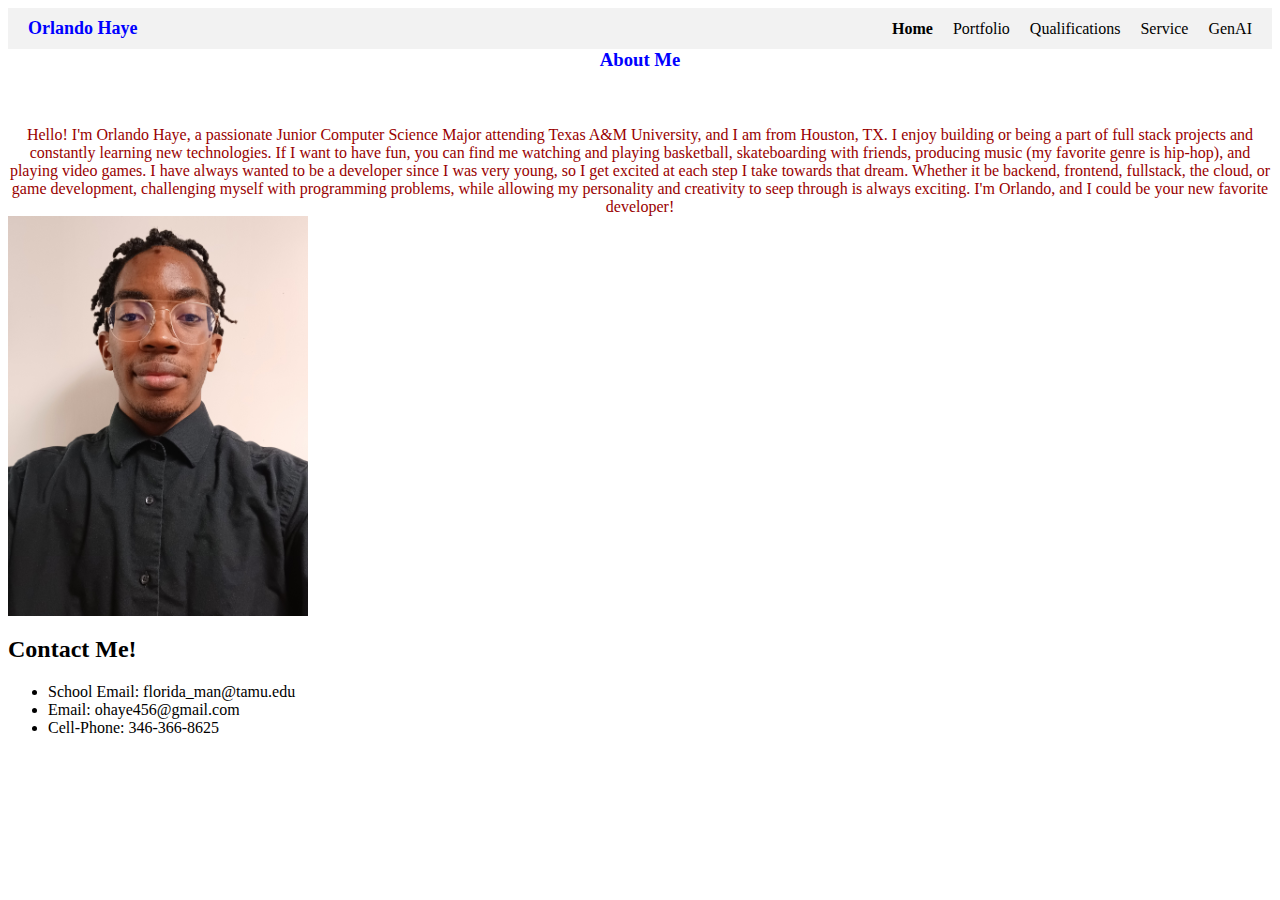
<file: index.html>
<!DOCTYPE HTML PUBLIC "-//W3C//DTD HTML 4.01 Transitional//EN">
<html>
<head>
<title>Orlando Haye's Webpage</title>
<link rel="stylesheet" href="styles.css">
<meta http-equiv="Content-Type" content="text/html; charset=iso-8859-1">
</head>

<body>

  <div class="navbar">
    <h5>Orlando Haye</h5>
    <ul>
      <li><a href="index.html" class="active">Home</a></li>
      <li><a href="portfolio.html">Portfolio</a></li>
      <li><a href="qualifications.html">Qualifications</a></li>
      <li><a href="service.html">Service</a></li>
      <li><a href="genai.html">GenAI</a></li>
    </ul>
  </div>
<table width="100%" border="0" cellspacing="0" cellpadding="0">
  <tr>
    <td align="center"><h3 id="name">About Me</h3></td>
  </tr>
  <tr>
    <td align="center"><font color="#990000"><br><br>Hello! I'm Orlando Haye, a passionate Junior Computer Science Major attending Texas A&M University, and I am from Houston, TX. I enjoy building or being a part of full stack projects and constantly learning new technologies.

If I want to have fun, you can find me watching and playing basketball, skateboarding with friends, producing music (my favorite genre is hip-hop), and playing video games.

I have always wanted to be a developer since I was very young, so I get excited at each step I take towards that dream. Whether it be backend, frontend, fullstack, the cloud, or game development, challenging myself with programming problems, while allowing my personality and creativity to seep through is always exciting.

I'm Orlando, and I could be your new favorite developer!</font></td>
  </tr>
</table>

<img src="Images/Orlando_Haye_TAMU_HS (2).jpg" 
     alt="Orlando Haye Professional Photo" 
     width="300">

<h2>Contact Me!</h2>
<ul>
  <li>School Email: florida_man@tamu.edu</li>
  <li>Email: ohaye456@gmail.com</li>
  <li>Cell-Phone: 346-366-8625</li>
</ul>
</body>
</html>
</file>
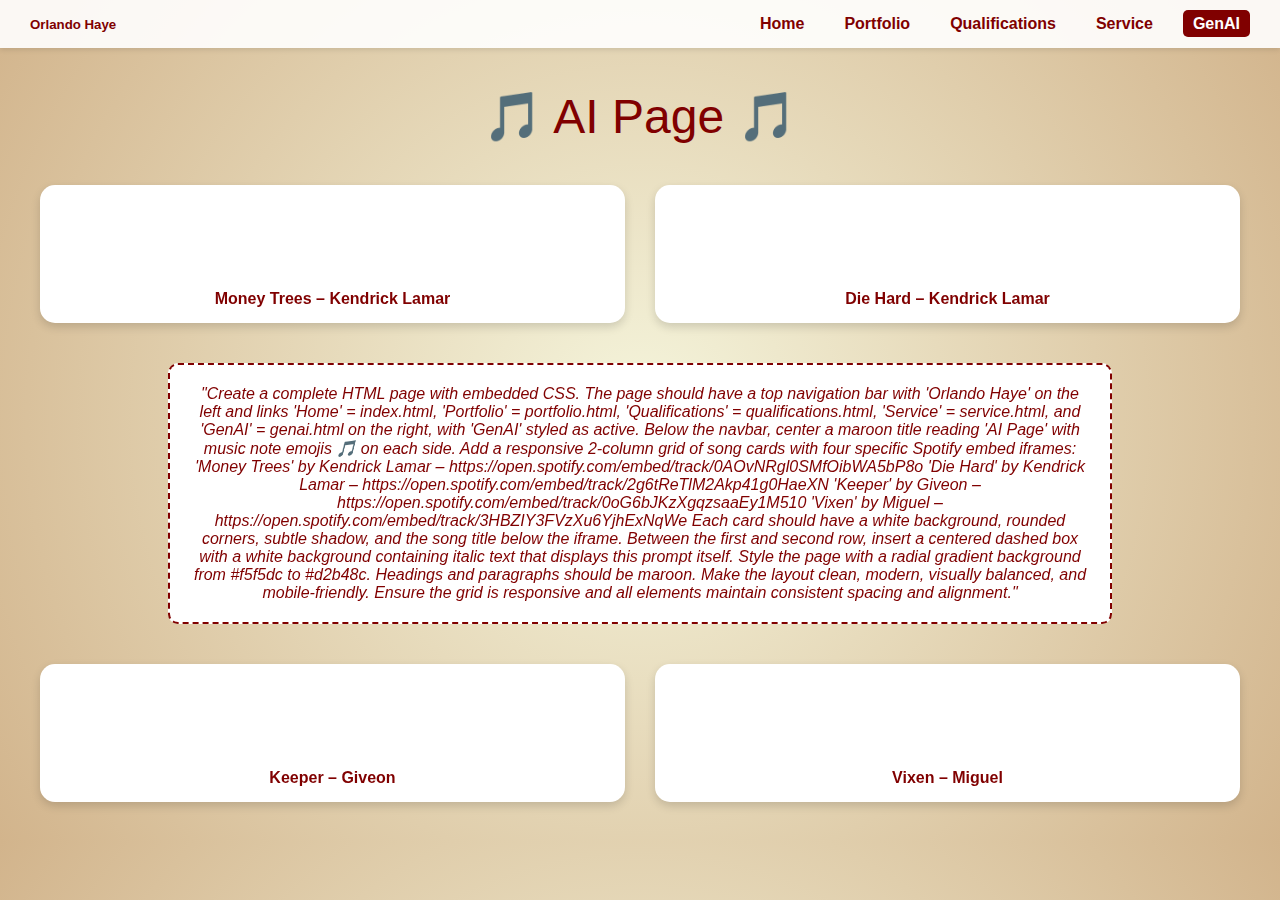
<file: genai.html>
<!DOCTYPE html>
<html lang="en">
<head>
  <meta charset="UTF-8">
  <meta name="viewport" content="width=device-width, initial-scale=1.0">
  <title>AI Page</title>
  <style>
    body {
      font-family: Arial, sans-serif;
      margin: 0;
      padding: 0;
      text-align: center;
      background: radial-gradient(circle, #f5f5dc, #d2b48c);
      color: maroon;
    }

    /* Navbar */
    .navbar {
      display: flex;
      justify-content: space-between;
      align-items: center;
      padding: 15px 30px;
      background-color: rgba(255, 255, 255, 0.9);
      box-shadow: 0 2px 5px rgba(0,0,0,0.1);
      position: sticky;
      top: 0;
      z-index: 100;
    }
    .navbar h5 {
      margin: 0;
    }
    .navbar ul {
      list-style: none;
      display: flex;
      margin: 0;
      padding: 0;
    }
    .navbar li {
      margin-left: 20px;
    }
    .navbar a {
      text-decoration: none;
      color: maroon;
      font-weight: bold;
      padding: 5px 10px;
      border-radius: 5px;
    }
    .navbar a.active {
      background-color: maroon;
      color: white;
    }

    /* Title */
    .page-title {
      font-size: 3em;
      margin: 40px 0;
    }

    /* Grid */
    .song-grid {
      display: grid;
      grid-template-columns: repeat(auto-fit, minmax(250px, 1fr));
      gap: 30px;
      padding: 0 20px;
      max-width: 1200px;
      margin: 0 auto 40px auto;
    }

    /* Song Card */
    .song-card {
      background-color: white;
      border-radius: 15px;
      box-shadow: 0 4px 10px rgba(0,0,0,0.15);
      padding: 15px;
      display: flex;
      flex-direction: column;
      align-items: center;
    }
    .song-card iframe {
      border-radius: 10px;
    }
    .song-title {
      margin-top: 10px;
      font-weight: bold;
    }

    /* Prompt Box */
    .prompt-box {
      background-color: white;
      border: 2px dashed maroon;
      border-radius: 10px;
      padding: 20px;
      margin: 40px auto;
      max-width: 900px;
      font-style: italic;
    }

    @media (max-width: 600px) {
      .page-title {
        font-size: 2em;
      }
      .navbar ul {
        flex-direction: column;
      }
      .navbar li {
        margin: 10px 0 0 0;
      }
    }
  </style>
</head>
<body>

  <!-- Navbar -->
  <div class="navbar">
    <h5>Orlando Haye</h5>
    <ul>
      <li><a href="index.html">Home</a></li>
      <li><a href="portfolio.html">Portfolio</a></li>
      <li><a href="qualifications.html">Qualifications</a></li>
      <li><a href="service.html">Service</a></li>
      <li><a href="genai.html" class="active">GenAI</a></li>
    </ul>
  </div>

  <!-- Title -->
  <div class="page-title">🎵 AI Page 🎵</div>

  <!-- Song Grid - First Row -->
  <div class="song-grid">
    <div class="song-card">
      <iframe src="https://open.spotify.com/embed/track/0AOvNRgl0SMfOibWA5bP8o" width="300" height="80" frameborder="0" allowtransparency="true" allow="encrypted-media"></iframe>
      <div class="song-title">Money Trees – Kendrick Lamar</div>
    </div>
    <div class="song-card">
      <iframe src="https://open.spotify.com/embed/track/2g6tReTlM2Akp41g0HaeXN" width="300" height="80" frameborder="0" allowtransparency="true" allow="encrypted-media"></iframe>
      <div class="song-title">Die Hard – Kendrick Lamar</div>
    </div>
  </div>

  <!-- Prompt Box -->
  <div class="prompt-box">
    "Create a complete HTML page with embedded CSS. The page should have a top navigation bar with 'Orlando Haye' on the left and links 'Home' = index.html, 'Portfolio' = portfolio.html, 'Qualifications' = qualifications.html, 'Service' = service.html, and 'GenAI' = genai.html on the right, with 'GenAI' styled as active. Below the navbar, center a maroon title reading 'AI Page' with music note emojis 🎵 on each side.

Add a responsive 2-column grid of song cards with four specific Spotify embed iframes:

'Money Trees' by Kendrick Lamar – https://open.spotify.com/embed/track/0AOvNRgl0SMfOibWA5bP8o

'Die Hard' by Kendrick Lamar – https://open.spotify.com/embed/track/2g6tReTlM2Akp41g0HaeXN

'Keeper' by Giveon – https://open.spotify.com/embed/track/0oG6bJKzXgqzsaaEy1M510

'Vixen' by Miguel – https://open.spotify.com/embed/track/3HBZIY3FVzXu6YjhExNqWe

Each card should have a white background, rounded corners, subtle shadow, and the song title below the iframe. Between the first and second row, insert a centered dashed box with a white background containing italic text that displays this prompt itself.

Style the page with a radial gradient background from #f5f5dc to #d2b48c. Headings and paragraphs should be maroon. Make the layout clean, modern, visually balanced, and mobile-friendly. Ensure the grid is responsive and all elements maintain consistent spacing and alignment."
  </div>

  <!-- Song Grid - Second Row -->
  <div class="song-grid">
    <div class="song-card">
      <iframe src="https://open.spotify.com/embed/track/0oG6bJKzXgqzsaaEy1M510" width="300" height="80" frameborder="0" allowtransparency="true" allow="encrypted-media"></iframe>
      <div class="song-title">Keeper – Giveon</div>
    </div>
    <div class="song-card">
      <iframe src="https://open.spotify.com/embed/track/3HBZIY3FVzXu6YjhExNqWe" width="300" height="80" frameborder="0" allowtransparency="true" allow="encrypted-media"></iframe>
      <div class="song-title">Vixen – Miguel</div>
    </div>
  </div>

</body>
</html>
</file>
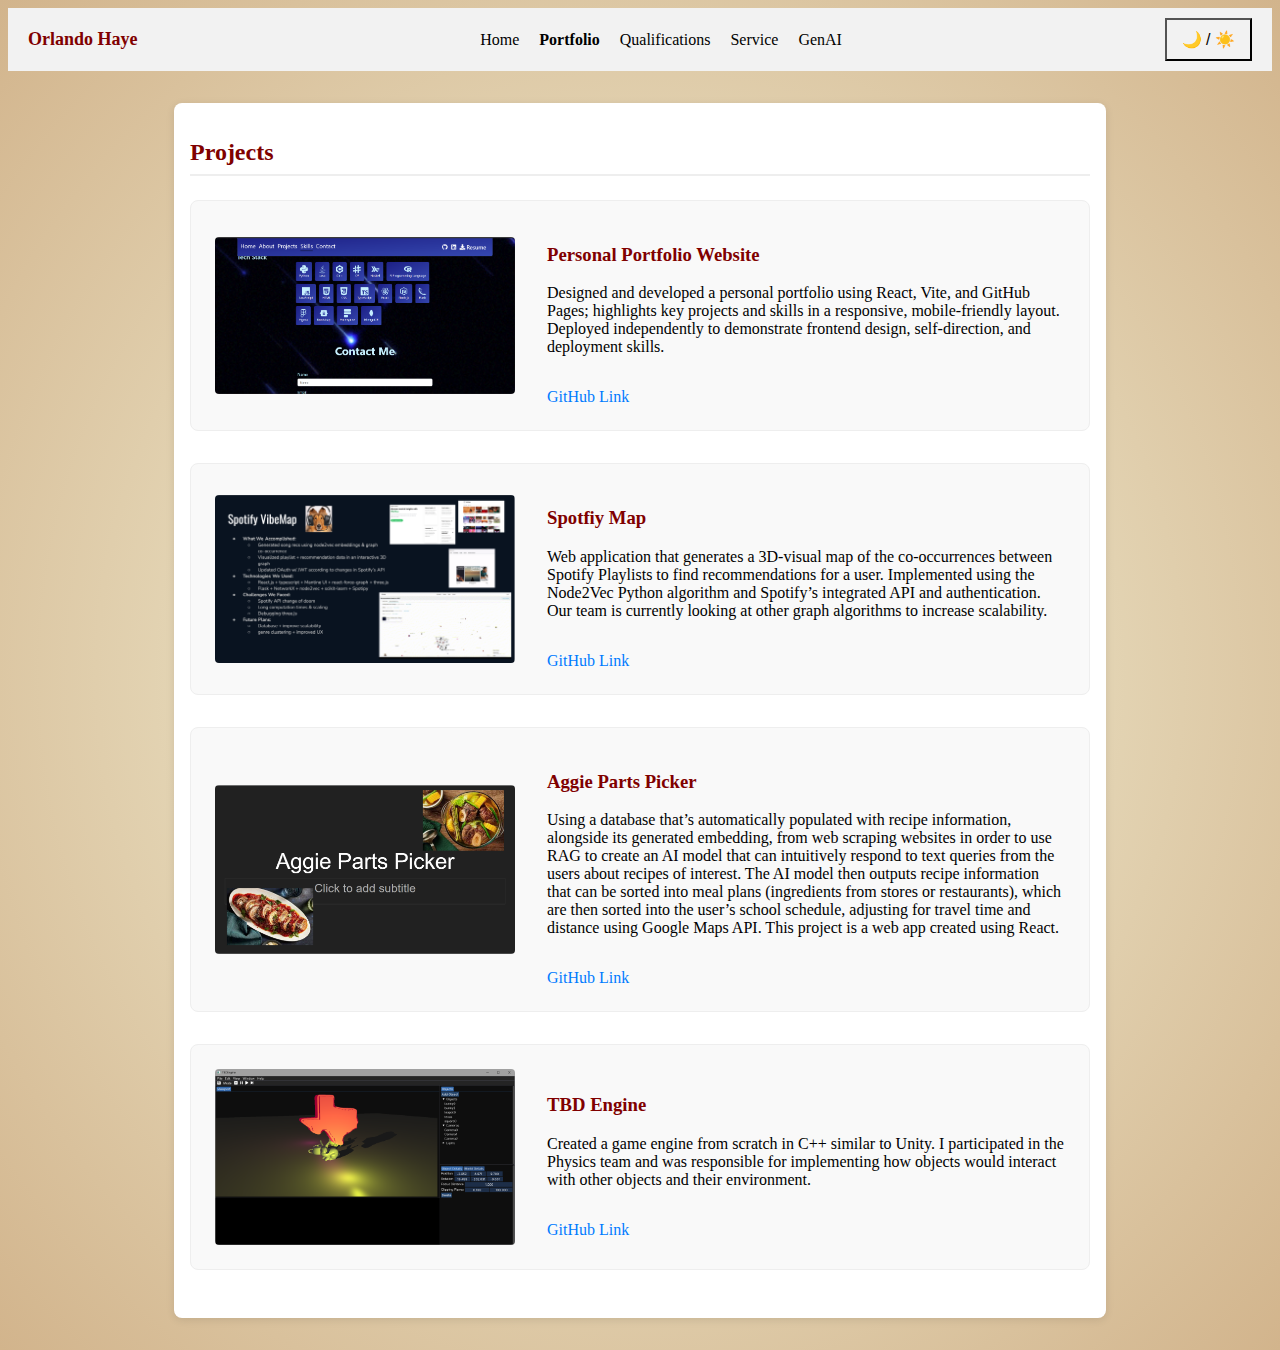
<file: portfolio.html>
<!DOCTYPE html>
<html lang="en">
<head>
    <meta charset="UTF-8">
    <meta name="viewport" content="width=device-width, initial-scale=1.0">
    <title>Document</title>
    <link id="themeStylesheet" rel="stylesheet" href="light.css">
</head>
<body>
    <div class="navbar">
        <h5>Orlando Haye</h5>
        <ul>
            <li><a href="index.html">Home</a></li>
            <li><a href="portfolio.html" class="active">Portfolio</a></li>
            <li><a href="qualifications.html">Qualifications</a></li>
            <li><a href="service.html">Service</a></li>
            <li><a href="genai.html">GenAI</a></li>
        </ul>
        <button onclick="switchCSS()">🌙 / ☀️</button>
    </div>

    <main class="content-container">
        <section class="projects-section">
            <h2>Projects</h2>
            <div class="project-list">
                <article class="project-card">
                    <div class="project-text">
                        <h3>Personal Portfolio Website</h3>
                        <p>Designed and developed a personal portfolio using React, Vite, and GitHub Pages; highlights key projects and skills
 in a responsive, mobile-friendly layout. Deployed independently to demonstrate frontend design, self-direction, and
 deployment skills.</p>
                        <a href="https://orlandoh27.github.io/" class="github-link" target="_blank">GitHub Link</a>
                    </div>
                    <img src="Images/Website.png" alt="Project 1" class="project-image">
                </article>
                <article class="project-card">
                    <div class="project-text">
                        <h3>Spotfiy Map</h3>
                        <p>Web application that generates a 3D-visual map of the co-occurrences between Spotify Playlists to find recommendations for a user. 
        Implemented using the Node2Vec Python algorithm and Spotify’s integrated API and authentication. Our team is currently looking at other graph
         algorithms to increase scalability.</p>
                        <a href="https://github.com/aggie-coding-club/Spotify-Playlist-Map" class="github-link" target="_blank">GitHub Link</a>
                    </div>
                    <img src="Images/SpotifyMap.png" alt="Project 2" class="project-image">
                </article>
                <article class="project-card">
                    <div class="project-text">
                        <h3>Aggie Parts Picker</h3>
                        <p>Using a database that’s automatically populated with recipe information, alongside its generated embedding, from web scraping websites in 
order to use RAG to create an AI model that can intuitively respond to text queries from the users about recipes of interest. The AI model then 
outputs recipe information that can be sorted into meal plans (ingredients from stores or restaurants), which are then sorted into the user’s school
 schedule, adjusting for travel time and distance using Google Maps API. This project is a web app created using React.</p>
                        <a href="https://github.com/hh24teamX" class="github-link" target="_blank">GitHub Link</a>
                    </div>
                    <img src="Images/APP.png" alt="Project 3" class="project-image">
                </article>
                <article class="project-card">
                    <div class="project-text">
                        <h3>TBD Engine</h3>
                        <p>Created a game engine from scratch in C++ similar to Unity. I participated in the Physics team and was responsible
     for implementing how objects would interact with other objects and their environment.</p>
                        <a href="https://github.com/aggie-coding-club/Engine-12" class="github-link" target="_blank">GitHub Link</a>
                    </div>
                    <img src="Images/gameEngine.png" alt="Project 3" class="project-image">
                </article>
            </div>
        </section>
    </main>

    <script src="themes.js"></script>
</body>
</html>
</file>
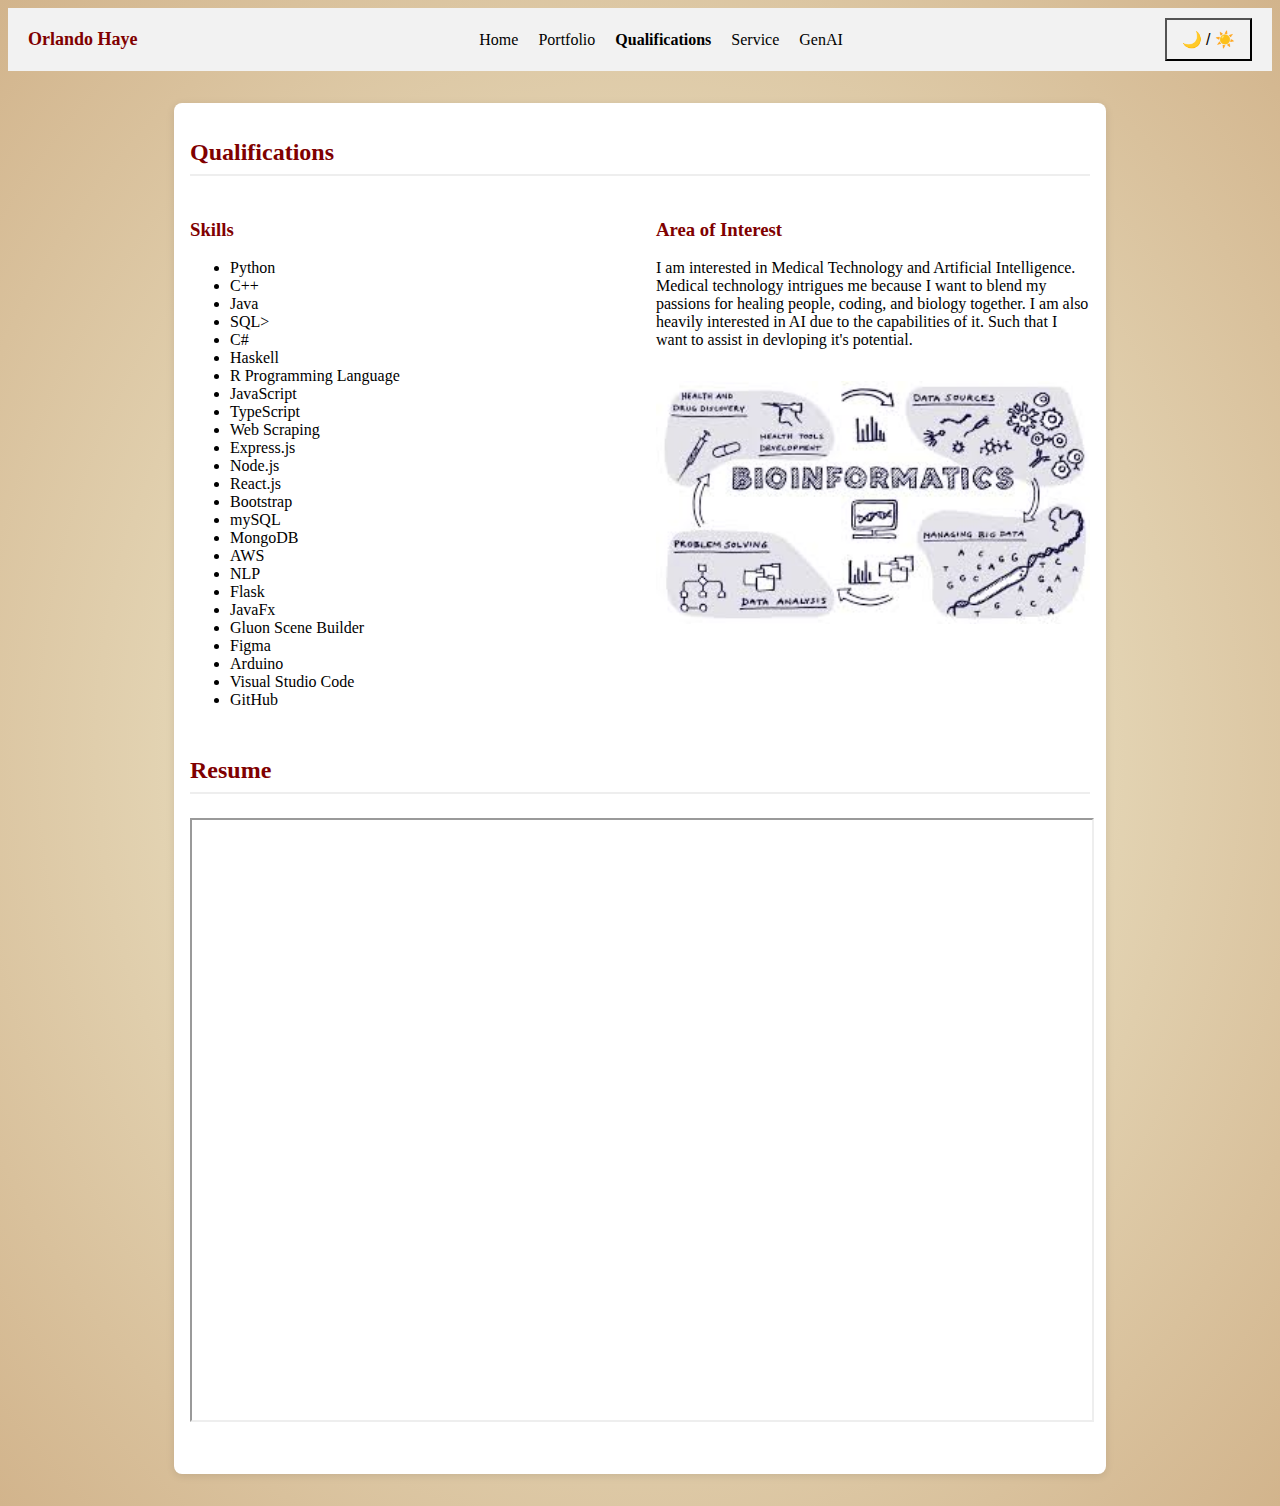
<file: qualifications.html>
<!DOCTYPE html>
<html lang="en">
<head>
    <meta charset="UTF-8">
    <meta name="viewport" content="width=device-width, initial-scale=1.0">
    <title>Document</title>
    <link id="themeStylesheet" rel="stylesheet" href="light.css">
</head>
<body>
    <div class="navbar">
        <h5>Orlando Haye</h5>
        <ul>
            <li><a href="index.html">Home</a></li>
            <li><a href="portfolio.html">Portfolio</a></li>
            <li><a href="qualifications.html" class="active">Qualifications</a></li>
            <li><a href="service.html">Service</a></li>
            <li><a href="genai.html">GenAI</a></li>
        </ul>
        <button onclick="switchCSS()">🌙 / ☀️</button>
    </div>
    
    <div class="content-container">
        
        <section>
            <h2>Qualifications</h2>
            <div class="qualifications-grid">
                
                <div class="skills-block">
                    <h3>Skills</h3>
                    <ul>
                        <li>Python</li>
                        <li>C++</li>
                        <li>Java</li>
                        <li>SQL></li>
                        <li>C#</li>
                        <li>Haskell</li>
                        <li>R Programming Language</li>
                        <li>JavaScript</li>
                        <li>TypeScript</li>
                        <li>Web Scraping</li>
                        <li>Express.js</li>
                        <li>Node.js</li>
                        <li>React.js</li>
                        <li>Bootstrap</li>
                        <li>mySQL</li>
                        <li>MongoDB</li>
                        <li>AWS</li>
                        <li>NLP</li>
                        <li>Flask</li>
                        <li>JavaFx</li>
                        <li>Gluon Scene Builder</li>
                        <li>Figma</li>
                        <li>Arduino</li>
                        <li>Visual Studio Code</li>
                        <li>GitHub</li>
                    </ul>
                </div>
                
                <div class="interest-block">
                    <h3>Area of Interest</h3>
                    <p>I am interested in Medical Technology and Artificial Intelligence. Medical technology intrigues me because I want to blend my passions for
                         healing people, coding, and biology together. I am also heavily interested in AI due to the capabilities of it. Such that I want to assist
                        in devloping it's potential.</p>
                    <img src="Images/AreaOfInterest.jpg" alt="Bioinformatics" class="interest-image">
                </div>
                
            </div>
        </section>
        
        <section>
            <h2>Resume</h2>
            <iframe src="https://drive.google.com/file/d/1BQZxGHYJ0KEghLzcc-5ypqkZo9GcLJpX/preview"
                width="100%" 
                height="600px" 
                allow="autoplay">
            </iframe>
        </section>
        
    </div>

    <script src="themes.js"></script>
</body>
</html>
</file>
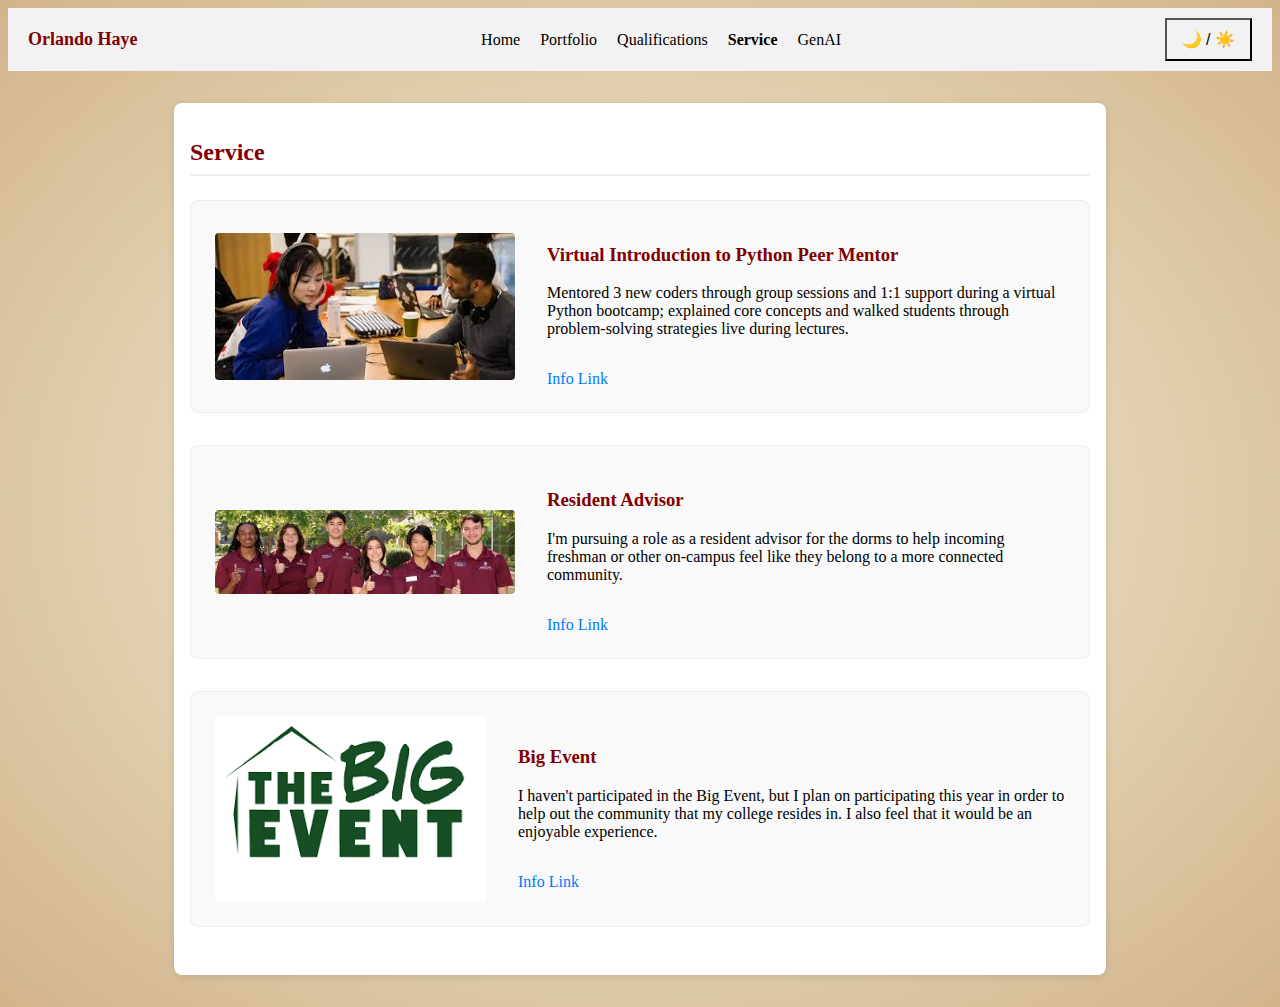
<file: service.html>
<!DOCTYPE html>
<html lang="en">
<head>
  <meta charset="UTF-8">
  <meta name="viewport" content="width=device-width, initial-scale=1.0">
  <title>Service</title>
  <link id="themeStylesheet" rel="stylesheet" href="light.css">
</head>
<body>
  <div class="navbar">
    <h5>Orlando Haye</h5>
    <ul>
      <li><a href="index.html">Home</a></li>
      <li><a href="portfolio.html">Portfolio</a></li>
      <li><a href="qualifications.html">Qualifications</a></li>
      <li><a href="service.html" class="active">Service</a></li>
      <li><a href="genai.html">GenAI</a></li>
    </ul>
    <button onclick="switchCSS()">🌙 / ☀️</button>
  </div>

  <main class="content-container">
        <section class="projects-section">
            <h2>Service</h2>
            <div class="project-list">
                <article class="project-card">
                    <div class="project-text">
                      <h3>Virtual Introduction to Python Peer Mentor</h3>
                      <p>Mentored 3 new coders through group sessions and 1:1 support during a virtual Python bootcamp; 
        explained core concepts and walked students through problem-solving strategies live during lectures.</p>
                      <a href="https://engineering.tamu.edu/student-life/seas/virtual-introduction-python.html" target="_blank" class="github-link">Info Link</a>
                    </div>
                    <img src="Images/peerMentor.jpg" alt="Peer Mentoring" class="project-image">
                </article>
                <article class="project-card">
                    <div class="project-text">
                      <h3>Resident Advisor</h3>
                      <p>I'm pursuing a role as a resident advisor for the dorms to help incoming freshman or other on-campus feel like they
                        belong to a more connected community.
                      </p>
                      <a href="https://reslife.tamu.edu/studentemployment/ra/" target="_blank" class="github-link">Info Link</a>
                    </div>
                    <img src="Images/Resident_Advisor.jpg" alt="Resident Advisor" class="project-image">
                </article>
                <article class="project-card">
                    <div class="project-text">
                      <h3>Big Event</h3>
                      <p>I haven't participated in the Big Event, but I plan on participating this year in order to help out the community that my college resides in.
                        I also feel that it would be an enjoyable experience.
                      </p>
                      <a href="https://bigevent.tamu.edu/" target="_blank" class="github-link">Info Link</a>
                    </div>
                    <img src="Images/BigEvent.png" alt="The Big Event" class="project-image">
                </article>
            </div>
        </section>
    </main>

  <script src="themes.js"></script>
</body>
</html>
</file>
<file: styles.css>
#name {
    color: blue;
}

.navbar {
  display: flex;              /* row layout */
  align-items: center;        /* vertical centering */
  justify-content: space-between; /* name on left, links on right */
  background-color: #f2f2f2;  /* optional */
  padding: 10px 20px;
  position: relative;
}

.navbar h5 {
  margin: 0;
  font-size: 18px;
  color: blue;
}

.navbar ul {
  list-style: none;   /* removes bullets */
  display: flex;      /* makes links horizontal */
  margin: 0;
  padding: 0;
}

.navbar li {
  margin-left: 20px;  /* spacing between links */
}

.navbar a {
  text-decoration: none;
  color: black;
}

.navbar a.active {
  font-weight: bold;
}
</file>
<file: light.css>
.name {
    color: maroon;
}

.navbar {
  display: flex;              /* row layout */
  align-items: center;        /* vertical centering */
  justify-content: space-between; /* name on left, links on right */
  background-color: #f2f2f2;  /* optional */
  padding: 10px 20px;
  position: relative;
}

.navbar h5 {
  margin: 0;
  font-size: 18px;
  color: maroon;
}

.navbar ul {
  list-style: none;   /* removes bullets */
  display: flex;      /* makes links horizontal */
  margin: 0;
  padding: 0;
}

.navbar li {
  margin-left: 20px;  /* spacing between links */
}

.navbar a {
  text-decoration: none;
  color: black;
}

.navbar a.active {
  font-weight: bold;
}

.navbar button {
  margin-top: auto; /* pushes button to bottom of sidebar */
  padding: 10px 15px;
  background: none;
  cursor: pointer;
  font-size: 16px;
}


body {
  background: radial-gradient(#f5f5dc, #d2b48c);
}

/* Styles for the main content sections */
.content-container {
    max-width: 900px;
    margin: 2rem auto;
    padding: 1rem;
    background-color: #fff;
    box-shadow: 0 2px 8px rgba(0, 0, 0, 0.1);
    border-radius: 8px;
}

section {
    margin-bottom: 2rem;
}

h2 {
    color: maroon;
    border-bottom: 2px solid #eee;
    padding-bottom: 0.5rem;
    margin-bottom: 1.5rem;
}

/* About Me Page Styles */
.profile-card {
    display: flex;
    align-items: center;
    gap: 1.5rem;
}

.profile-pic {
    width: 150px;
    height: 150px;
    border-radius: 50%;
    object-fit: cover;
    border: 3px solid maroon;
}



/* Projects Page Styles */
.project-list {
    display: flex;
    flex-direction: column;
    gap: 2rem;
}

.project-card {
    background-color: #f9f9f9;
    padding: 1.5rem;
    border: 1px solid #eee;
    border-radius: 8px;
    display: flex;
    flex-direction: row-reverse; /* Puts the image on the right */
    gap: 2rem;
    align-items: center;
}

.project-card h3 {
    color: maroon
}

.project-text {
    flex: 1; /* Allows text to take up available space */
}

.project-image {
    max-width: 300px;
    height: auto;
    border-radius: 4px;
}

.github-link {
    display: inline-block;
    margin-top: 1rem;
    color: #007bff;
    text-decoration: none;
}

/* Qualifications Page Styles */
.qualifications-grid {
    display: grid;
    grid-template-columns: 1fr 1fr;
    gap: 2rem;
}

.interest-block h3 {
    color: maroon;
}


.skills-block h3 {
    color: maroon
}

.interest-image {
    width: 100%;
    max-height: 250px;
    object-fit: cover;
    border-radius: 4px;
    margin-top: 1rem;
}

.resume-link {
    display: inline-block;
    padding: 0.75rem 1.5rem;
    background-color: #28a745;
    color: #fff;
    text-decoration: none;
    border-radius: 4px;
    transition: background-color 0.3s ease;
}

.resume-link:hover {
    background-color: #218838;
}

/* Service Page Styles */
.service-block {
    display: flex;
    flex-direction: column;
    gap: 1.5rem;
}

.service-image {
    max-width: 100%;
    height: auto;
    border-radius: 8px;
}

/* Footer Styles */
.footer {
    text-align: center;
    padding: 1rem;
    background-color: #333;
    color: #fff;
    margin-top: 2rem;
}
</file>
